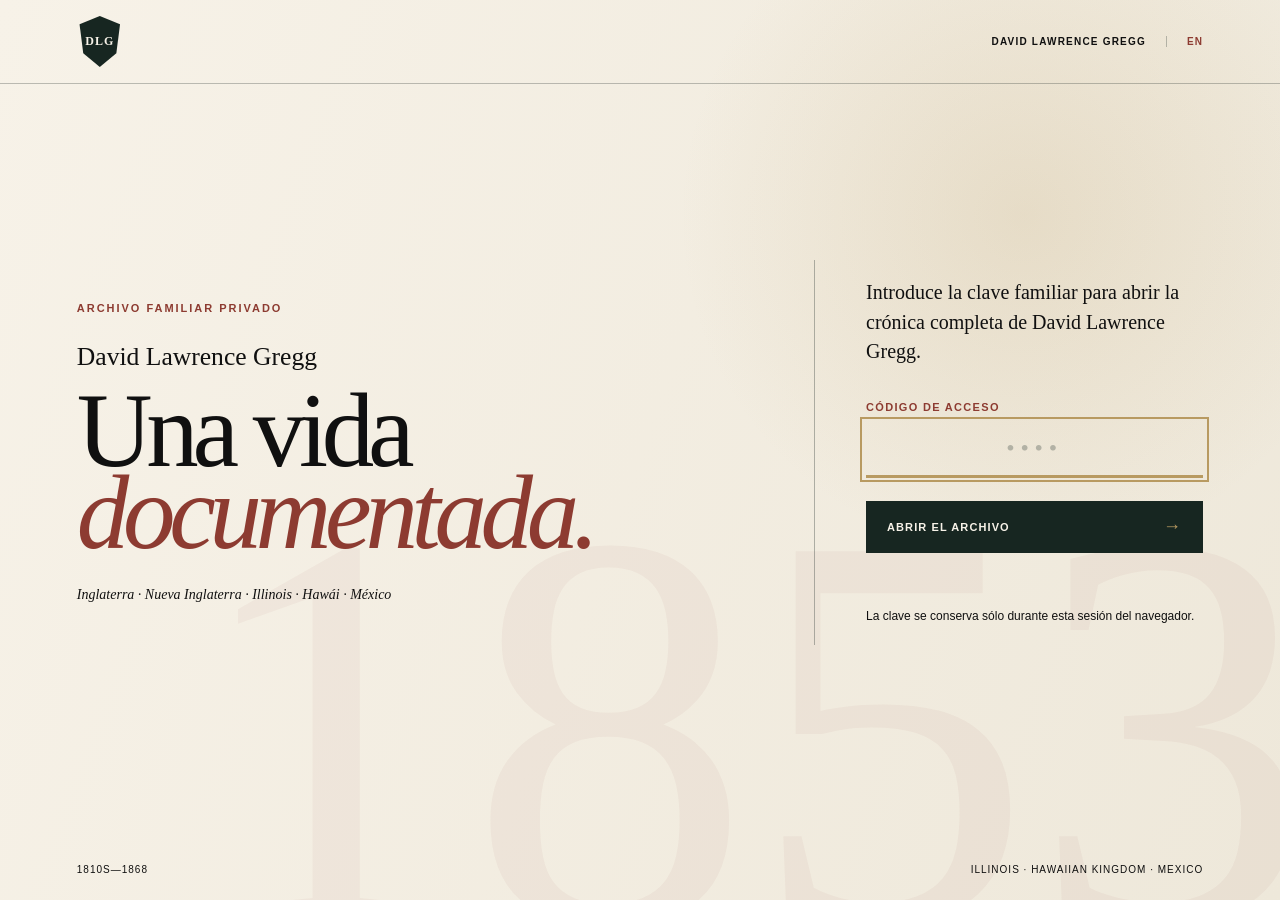
<file: index.html>
<!doctype html>
<html lang="es">
<head>
  <meta charset="utf-8">
  <meta name="viewport" content="width=device-width,initial-scale=1">
  <meta name="robots" content="noindex,nofollow,noarchive,noimageindex">
  <meta name="referrer" content="no-referrer">
  <meta http-equiv="Content-Security-Policy" content="default-src 'self'; img-src 'self' data:; font-src 'self'; style-src 'self' 'unsafe-inline'; script-src 'self' 'unsafe-inline'; connect-src 'self'; base-uri 'none'; form-action 'self'">
  <link rel="icon" href="/david-lawrence-gregg/favicon-32x32.png" sizes="32x32" type="image/png">
  <link rel="apple-touch-icon" href="/david-lawrence-gregg/apple-touch-icon.png">
  <title>David Lawrence Gregg · Archivo familiar</title>
  <style>
    :root{color-scheme:light;--paper:#eee8da;--light:#f7f2e8;--ink:#101010;--muted:#101010;--red:#8d3b31;--gold:#b89a61;--night:#172621}
    *{box-sizing:border-box}
    html,body{min-height:100%;margin:0}
    body{color:var(--ink);background:radial-gradient(circle at 80% 24%,rgba(184,154,97,.19),transparent 28%),linear-gradient(110deg,var(--light),var(--paper));font-family:Arial,Helvetica,sans-serif}
    body:before{content:"1853";position:fixed;right:-.06em;bottom:-.2em;color:rgba(141,59,49,.045);font-family:Georgia,serif;font-size:min(44vw,620px);line-height:1;pointer-events:none}
    body:after{content:"";position:fixed;inset:0;opacity:.22;pointer-events:none;background-image:radial-gradient(rgba(55,45,30,.17) .55px,transparent .55px);background-size:4px 4px}
    header{position:relative;z-index:1;height:84px;display:flex;align-items:center;justify-content:space-between;padding:0 6vw;border-bottom:1px solid rgba(29,42,38,.28)}
    .mark{width:46px;height:51px;display:grid;place-items:center;color:var(--light);background:var(--night);font-family:Georgia,serif;font-size:12px;font-weight:bold;letter-spacing:.08em;clip-path:polygon(50% 0,94% 16%,86% 73%,50% 100%,14% 73%,6% 16%)}
    .header-tools{display:flex;align-items:center;gap:20px}
    .edition,.language{color:var(--muted);font-size:10px;font-weight:bold;letter-spacing:.12em;text-transform:uppercase}
    .language{padding-left:20px;border-left:1px solid rgba(29,42,38,.28);color:var(--red);text-decoration:none}
    main{position:relative;z-index:1;width:min(1220px,88vw);min-height:calc(100vh - 145px);margin:auto;display:grid;grid-template-columns:minmax(0,1.15fr) minmax(300px,.72fr);gap:clamp(60px,9vw,140px);align-items:center;padding:74px 0 92px}
    .eyebrow{margin:0 0 28px;color:var(--red);font-size:11px;font-weight:bold;letter-spacing:.18em;text-transform:uppercase}
    .name{margin:0;font-family:Georgia,serif;font-size:clamp(20px,2vw,30px)}
    h1{max-width:720px;margin:18px 0 34px;font-family:Georgia,serif;font-size:clamp(70px,8.2vw,130px);font-weight:normal;line-height:.78;letter-spacing:-.06em}
    h1 em{display:block;color:var(--red);font-weight:normal}
    .route{margin:0;color:var(--muted);font-family:Georgia,serif;font-size:14px;font-style:italic}
    .gate{padding:18px 0 20px clamp(34px,4vw,64px);border-left:1px solid rgba(29,42,38,.32)}
    .intro{margin:0 0 34px;color:var(--ink);font-family:Georgia,serif;font-size:20px;line-height:1.48}
    label{display:block;margin-bottom:10px;color:var(--red);font-size:11px;font-weight:bold;letter-spacing:.12em;text-transform:uppercase}
    input{width:100%;padding:12px 2px 13px;color:var(--ink);background:transparent;border:0;border-bottom:1px solid rgba(29,42,38,.55);border-radius:0;outline:none;font-family:Georgia,serif;font-size:24px;letter-spacing:.24em;text-align:center}
    input::placeholder{color:rgba(29,42,38,.28)}
    input:focus{border-bottom-color:var(--gold);box-shadow:0 2px 0 var(--gold)}
    button{width:100%;min-height:52px;margin-top:25px;padding:0 20px;display:flex;align-items:center;justify-content:space-between;color:var(--light);background:var(--night);border:1px solid var(--night);font-size:11px;font-weight:bold;letter-spacing:.1em;text-transform:uppercase;cursor:pointer}
    button:hover{color:var(--night);background:transparent}
    button:disabled{cursor:wait;opacity:.72}
    button:focus-visible,input:focus-visible,.language:focus-visible{outline:2px solid var(--gold);outline-offset:4px}
    button b{color:var(--gold);font-family:Georgia,serif;font-size:18px}
    .message{min-height:34px;margin:12px 0 0;color:var(--red);font-size:12px;line-height:1.45}
    .note{margin:8px 0 0;color:var(--muted);font-size:12px;line-height:1.5}
    footer{position:fixed;z-index:1;right:6vw;bottom:25px;left:6vw;display:flex;justify-content:space-between;color:var(--muted);font-size:10px;letter-spacing:.1em;text-transform:uppercase}
    @media(max-width:980px){body:before{font-size:70vw}main{min-height:auto;grid-template-columns:1fr;gap:58px;padding:70px 0 54px}h1{font-size:clamp(62px,17vw,104px)}.gate{max-width:560px;padding:40px 0 0;border-top:1px solid rgba(29,42,38,.32);border-left:0}footer{position:relative;right:auto;bottom:auto;left:auto;width:min(1220px,88vw);margin:0 auto 28px}}
    @media(max-width:520px){header{padding:0 7vw}.edition{max-width:170px;text-align:right;line-height:1.4}main{width:86vw;padding-top:50px}.eyebrow{line-height:1.5}h1{font-size:clamp(58px,19vw,82px)}.intro{font-size:18px}footer{right:7vw;left:7vw}footer span:last-child{display:none}}
  </style>
</head>
<body>
  <header>
    <span class="mark" aria-hidden="true">DLG</span>
    <span class="header-tools">
      <span class="edition">David Lawrence Gregg</span>
      <a class="language" href="/david-lawrence-gregg/en/">EN</a>
    </span>
  </header>
  <main>
    <section aria-labelledby="gate-title">
      <p class="eyebrow">Archivo familiar privado</p>
      <p class="name">David Lawrence Gregg</p>
      <h1 id="gate-title">Una vida <em>documentada.</em></h1>
      <p class="route">Inglaterra · Nueva Inglaterra · Illinois · Hawái · México</p>
    </section>
    <section class="gate" aria-label="Código de acceso">
      <p class="intro">Introduce la clave familiar para abrir la crónica completa de David Lawrence Gregg.</p>
      <form id="access-form">
        <label for="passcode">Código de acceso</label>
        <input id="passcode" name="passcode" type="password" inputmode="numeric" autocomplete="current-password" maxlength="12" placeholder="••••" autofocus required>
        <button id="submit" type="submit"><span>Abrir el archivo</span><b aria-hidden="true">→</b></button>
        <p class="message" id="message" role="alert" aria-live="polite"></p>
        <p class="note">La clave se conserva sólo durante esta sesión del navegador.</p>
      </form>
    </section>
  </main>
  <footer><span>1810s—1868</span><span>Illinois · Hawaiian Kingdom · Mexico</span></footer>
  <script>
    (() => {
      const payloadUrl = "/david-lawrence-gregg/payload-es.json";
      const storageKey = "dlg-family-passcode";
      const form = document.getElementById("access-form");
      const input = document.getElementById("passcode");
      const button = document.getElementById("submit");
      const message = document.getElementById("message");
      const buttonText = button.querySelector("span");
      const labels = {"button":"Abrir el archivo","working":"Abriendo…","error":"La clave no coincide. Inténtalo de nuevo.","unavailable":"No fue posible abrir el archivo en este navegador."};
      const fromBase64 = (value) => Uint8Array.from(atob(value), (char) => char.charCodeAt(0));

      async function openArchive(code, quiet = false) {
        button.disabled = true;
        buttonText.textContent = labels.working;
        if (!quiet) message.textContent = "";
        try {
          const response = await fetch(payloadUrl, { cache: "no-store" });
          if (!response.ok) throw new Error("payload");
          const payload = await response.json();
          const material = await crypto.subtle.importKey(
            "raw",
            new TextEncoder().encode(code),
            "PBKDF2",
            false,
            ["deriveKey"],
          );
          const key = await crypto.subtle.deriveKey(
            {
              name: "PBKDF2",
              salt: fromBase64(payload.salt),
              iterations: payload.iterations,
              hash: "SHA-256",
            },
            material,
            { name: "AES-GCM", length: 256 },
            false,
            ["decrypt"],
          );
          const cleartext = await crypto.subtle.decrypt(
            {
              name: "AES-GCM",
              iv: fromBase64(payload.iv),
              additionalData: new TextEncoder().encode(payload.context),
              tagLength: 128,
            },
            key,
            fromBase64(payload.data),
          );
          sessionStorage.setItem(storageKey, code);
          const html = new TextDecoder().decode(cleartext);
          document.open();
          document.write(html);
          document.close();
        } catch (error) {
          sessionStorage.removeItem(storageKey);
          message.textContent =
            error && error.message === "payload" ? labels.unavailable : labels.error;
          button.disabled = false;
          buttonText.textContent = labels.button;
          input.value = "";
          if (!quiet) input.focus();
        }
      }

      form.addEventListener("submit", (event) => {
        event.preventDefault();
        openArchive(input.value.trim());
      });

      const remembered = sessionStorage.getItem(storageKey);
      if (remembered) openArchive(remembered, true);
    })();
  </script>
</body>
</html>
</file>
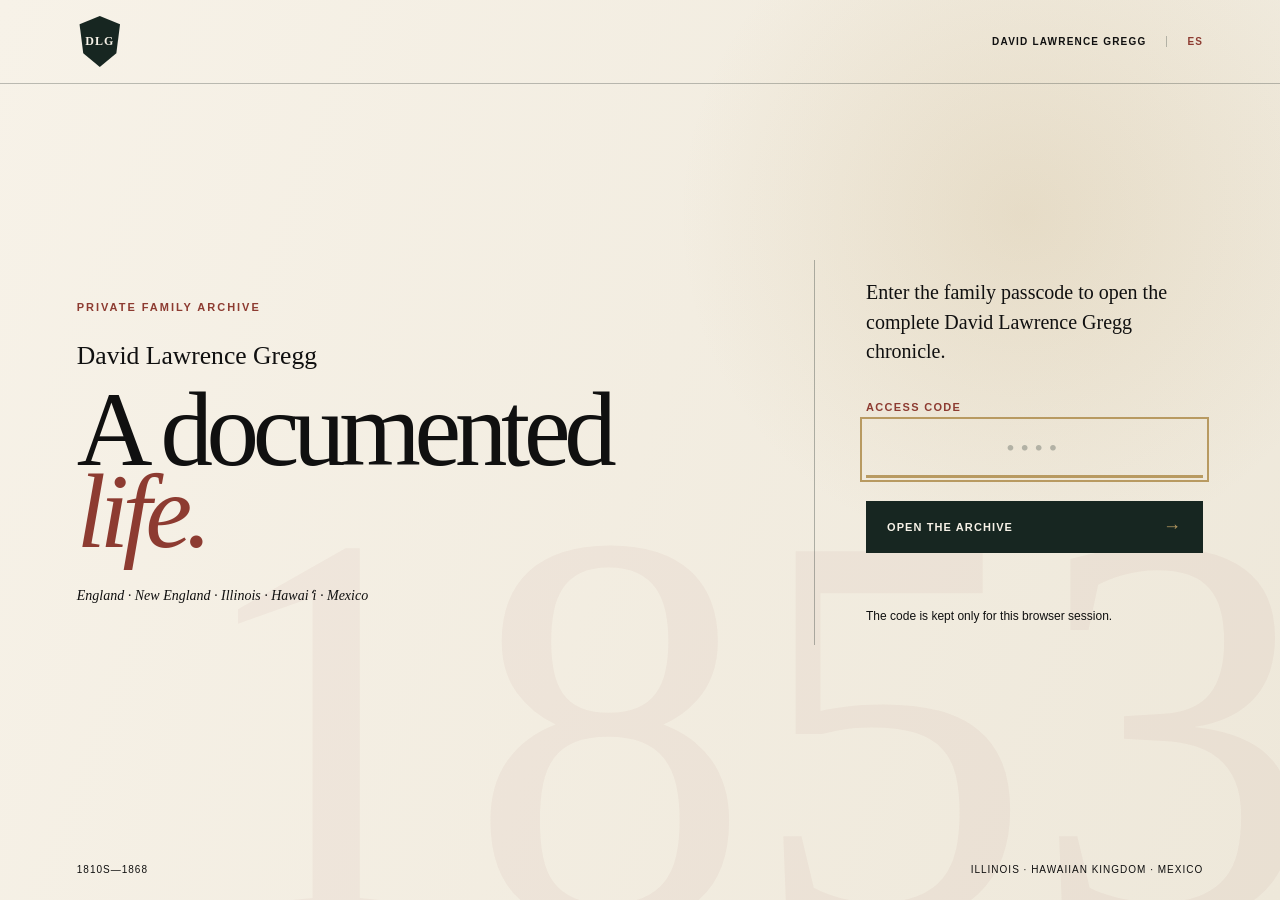
<file: en/index.html>
<!doctype html>
<html lang="en">
<head>
  <meta charset="utf-8">
  <meta name="viewport" content="width=device-width,initial-scale=1">
  <meta name="robots" content="noindex,nofollow,noarchive,noimageindex">
  <meta name="referrer" content="no-referrer">
  <meta http-equiv="Content-Security-Policy" content="default-src 'self'; img-src 'self' data:; font-src 'self'; style-src 'self' 'unsafe-inline'; script-src 'self' 'unsafe-inline'; connect-src 'self'; base-uri 'none'; form-action 'self'">
  <link rel="icon" href="/david-lawrence-gregg/favicon-32x32.png" sizes="32x32" type="image/png">
  <link rel="apple-touch-icon" href="/david-lawrence-gregg/apple-touch-icon.png">
  <title>David Lawrence Gregg · Family archive</title>
  <style>
    :root{color-scheme:light;--paper:#eee8da;--light:#f7f2e8;--ink:#101010;--muted:#101010;--red:#8d3b31;--gold:#b89a61;--night:#172621}
    *{box-sizing:border-box}
    html,body{min-height:100%;margin:0}
    body{color:var(--ink);background:radial-gradient(circle at 80% 24%,rgba(184,154,97,.19),transparent 28%),linear-gradient(110deg,var(--light),var(--paper));font-family:Arial,Helvetica,sans-serif}
    body:before{content:"1853";position:fixed;right:-.06em;bottom:-.2em;color:rgba(141,59,49,.045);font-family:Georgia,serif;font-size:min(44vw,620px);line-height:1;pointer-events:none}
    body:after{content:"";position:fixed;inset:0;opacity:.22;pointer-events:none;background-image:radial-gradient(rgba(55,45,30,.17) .55px,transparent .55px);background-size:4px 4px}
    header{position:relative;z-index:1;height:84px;display:flex;align-items:center;justify-content:space-between;padding:0 6vw;border-bottom:1px solid rgba(29,42,38,.28)}
    .mark{width:46px;height:51px;display:grid;place-items:center;color:var(--light);background:var(--night);font-family:Georgia,serif;font-size:12px;font-weight:bold;letter-spacing:.08em;clip-path:polygon(50% 0,94% 16%,86% 73%,50% 100%,14% 73%,6% 16%)}
    .header-tools{display:flex;align-items:center;gap:20px}
    .edition,.language{color:var(--muted);font-size:10px;font-weight:bold;letter-spacing:.12em;text-transform:uppercase}
    .language{padding-left:20px;border-left:1px solid rgba(29,42,38,.28);color:var(--red);text-decoration:none}
    main{position:relative;z-index:1;width:min(1220px,88vw);min-height:calc(100vh - 145px);margin:auto;display:grid;grid-template-columns:minmax(0,1.15fr) minmax(300px,.72fr);gap:clamp(60px,9vw,140px);align-items:center;padding:74px 0 92px}
    .eyebrow{margin:0 0 28px;color:var(--red);font-size:11px;font-weight:bold;letter-spacing:.18em;text-transform:uppercase}
    .name{margin:0;font-family:Georgia,serif;font-size:clamp(20px,2vw,30px)}
    h1{max-width:720px;margin:18px 0 34px;font-family:Georgia,serif;font-size:clamp(70px,8.2vw,130px);font-weight:normal;line-height:.78;letter-spacing:-.06em}
    h1 em{display:block;color:var(--red);font-weight:normal}
    .route{margin:0;color:var(--muted);font-family:Georgia,serif;font-size:14px;font-style:italic}
    .gate{padding:18px 0 20px clamp(34px,4vw,64px);border-left:1px solid rgba(29,42,38,.32)}
    .intro{margin:0 0 34px;color:var(--ink);font-family:Georgia,serif;font-size:20px;line-height:1.48}
    label{display:block;margin-bottom:10px;color:var(--red);font-size:11px;font-weight:bold;letter-spacing:.12em;text-transform:uppercase}
    input{width:100%;padding:12px 2px 13px;color:var(--ink);background:transparent;border:0;border-bottom:1px solid rgba(29,42,38,.55);border-radius:0;outline:none;font-family:Georgia,serif;font-size:24px;letter-spacing:.24em;text-align:center}
    input::placeholder{color:rgba(29,42,38,.28)}
    input:focus{border-bottom-color:var(--gold);box-shadow:0 2px 0 var(--gold)}
    button{width:100%;min-height:52px;margin-top:25px;padding:0 20px;display:flex;align-items:center;justify-content:space-between;color:var(--light);background:var(--night);border:1px solid var(--night);font-size:11px;font-weight:bold;letter-spacing:.1em;text-transform:uppercase;cursor:pointer}
    button:hover{color:var(--night);background:transparent}
    button:disabled{cursor:wait;opacity:.72}
    button:focus-visible,input:focus-visible,.language:focus-visible{outline:2px solid var(--gold);outline-offset:4px}
    button b{color:var(--gold);font-family:Georgia,serif;font-size:18px}
    .message{min-height:34px;margin:12px 0 0;color:var(--red);font-size:12px;line-height:1.45}
    .note{margin:8px 0 0;color:var(--muted);font-size:12px;line-height:1.5}
    footer{position:fixed;z-index:1;right:6vw;bottom:25px;left:6vw;display:flex;justify-content:space-between;color:var(--muted);font-size:10px;letter-spacing:.1em;text-transform:uppercase}
    @media(max-width:980px){body:before{font-size:70vw}main{min-height:auto;grid-template-columns:1fr;gap:58px;padding:70px 0 54px}h1{font-size:clamp(62px,17vw,104px)}.gate{max-width:560px;padding:40px 0 0;border-top:1px solid rgba(29,42,38,.32);border-left:0}footer{position:relative;right:auto;bottom:auto;left:auto;width:min(1220px,88vw);margin:0 auto 28px}}
    @media(max-width:520px){header{padding:0 7vw}.edition{max-width:170px;text-align:right;line-height:1.4}main{width:86vw;padding-top:50px}.eyebrow{line-height:1.5}h1{font-size:clamp(58px,19vw,82px)}.intro{font-size:18px}footer{right:7vw;left:7vw}footer span:last-child{display:none}}
  </style>
</head>
<body>
  <header>
    <span class="mark" aria-hidden="true">DLG</span>
    <span class="header-tools">
      <span class="edition">David Lawrence Gregg</span>
      <a class="language" href="/david-lawrence-gregg/">ES</a>
    </span>
  </header>
  <main>
    <section aria-labelledby="gate-title">
      <p class="eyebrow">Private family archive</p>
      <p class="name">David Lawrence Gregg</p>
      <h1 id="gate-title">A documented <em>life.</em></h1>
      <p class="route">England · New England · Illinois · Hawaiʻi · Mexico</p>
    </section>
    <section class="gate" aria-label="Access code">
      <p class="intro">Enter the family passcode to open the complete David Lawrence Gregg chronicle.</p>
      <form id="access-form">
        <label for="passcode">Access code</label>
        <input id="passcode" name="passcode" type="password" inputmode="numeric" autocomplete="current-password" maxlength="12" placeholder="••••" autofocus required>
        <button id="submit" type="submit"><span>Open the archive</span><b aria-hidden="true">→</b></button>
        <p class="message" id="message" role="alert" aria-live="polite"></p>
        <p class="note">The code is kept only for this browser session.</p>
      </form>
    </section>
  </main>
  <footer><span>1810s—1868</span><span>Illinois · Hawaiian Kingdom · Mexico</span></footer>
  <script>
    (() => {
      const payloadUrl = "/david-lawrence-gregg/payload-en.json";
      const storageKey = "dlg-family-passcode";
      const form = document.getElementById("access-form");
      const input = document.getElementById("passcode");
      const button = document.getElementById("submit");
      const message = document.getElementById("message");
      const buttonText = button.querySelector("span");
      const labels = {"button":"Open the archive","working":"Opening…","error":"That code does not match. Please try again.","unavailable":"The archive could not be opened in this browser."};
      const fromBase64 = (value) => Uint8Array.from(atob(value), (char) => char.charCodeAt(0));

      async function openArchive(code, quiet = false) {
        button.disabled = true;
        buttonText.textContent = labels.working;
        if (!quiet) message.textContent = "";
        try {
          const response = await fetch(payloadUrl, { cache: "no-store" });
          if (!response.ok) throw new Error("payload");
          const payload = await response.json();
          const material = await crypto.subtle.importKey(
            "raw",
            new TextEncoder().encode(code),
            "PBKDF2",
            false,
            ["deriveKey"],
          );
          const key = await crypto.subtle.deriveKey(
            {
              name: "PBKDF2",
              salt: fromBase64(payload.salt),
              iterations: payload.iterations,
              hash: "SHA-256",
            },
            material,
            { name: "AES-GCM", length: 256 },
            false,
            ["decrypt"],
          );
          const cleartext = await crypto.subtle.decrypt(
            {
              name: "AES-GCM",
              iv: fromBase64(payload.iv),
              additionalData: new TextEncoder().encode(payload.context),
              tagLength: 128,
            },
            key,
            fromBase64(payload.data),
          );
          sessionStorage.setItem(storageKey, code);
          const html = new TextDecoder().decode(cleartext);
          document.open();
          document.write(html);
          document.close();
        } catch (error) {
          sessionStorage.removeItem(storageKey);
          message.textContent =
            error && error.message === "payload" ? labels.unavailable : labels.error;
          button.disabled = false;
          buttonText.textContent = labels.button;
          input.value = "";
          if (!quiet) input.focus();
        }
      }

      form.addEventListener("submit", (event) => {
        event.preventDefault();
        openArchive(input.value.trim());
      });

      const remembered = sessionStorage.getItem(storageKey);
      if (remembered) openArchive(remembered, true);
    })();
  </script>
</body>
</html>
</file>
